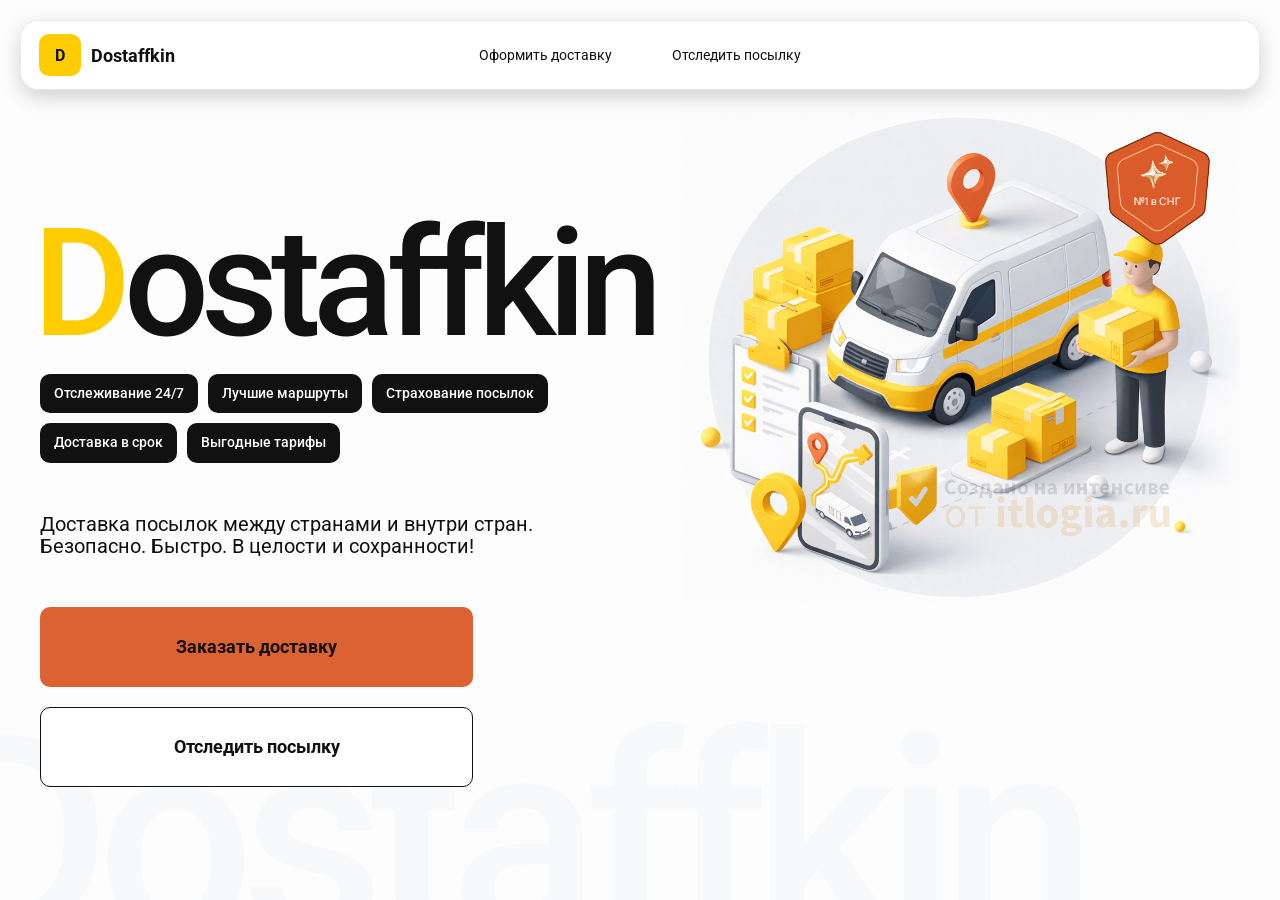
<file: index.html>
<!doctype html>
<html lang="ru">

<head>
    <meta charset="utf-8" />
    <meta name="viewport" content="width=device-width,initial-scale=1,maximum-scale=1,user-scalable=0" />
    <title>Dostaffkin — Доставка посылок между странами и внутри стран. Безопасно. Быстро. В целости и сохранности!
    </title>

    <link href="styles/base.css" rel="stylesheet" />
    <link href="styles/base_adaptive.css" rel="stylesheet" />
    <link href="styles/index.css" rel="stylesheet" />
    <link href="styles/index_adaptive.css" rel="stylesheet" />
</head>

<body>

    <div class="container">
        <header class="header">
            <a class="header-brand" href="#">
                <div class="header-logo">D</div>
                <div class="header-title">Dostaffkin</div>
            </a>
            <nav class="header-menu">
                <a class="header-link" href="./order.html">Оформить <span>доставку</span></a>
                <a class="header-link" href="./track.html">Отследить <span>посылку</span></a>
            </nav>
        </header>
        <main class="main">
            <section class="main-info">
                <div class="main-title">
                    <span>D</span>ostaffkin
                </div>
                <div class="main-features">
                    <div class="main-feature">Отслеживание 24/7</div>
                    <div class="main-feature">Лучшие маршруты</div>
                    <div class="main-feature">Страхование посылок</div>
                    <div class="main-feature">Доставка в срок</div>
                    <div class="main-feature">Выгодные тарифы</div>
                </div>
                <div class="main-description">
                    Доставка посылок между странами и внутри стран.
                    Безопасно. Быстро. В целости и сохранности!
                </div>
                <div class="main-actions">
                    <a class="button" type="button" href="./order.html">Заказать доставку</a>
                    <a class="button button-white" type="button" href="./track.html">Отследить посылку</a>
                </div>


            </section>
            <div class="main-title-ghost">Dostaffkin</div>
            <section class="main-image">
                <img src="images/main-image.png" alt="Main image" />
            </section>
        </main>
    </div>
</body>

</html>
</file>
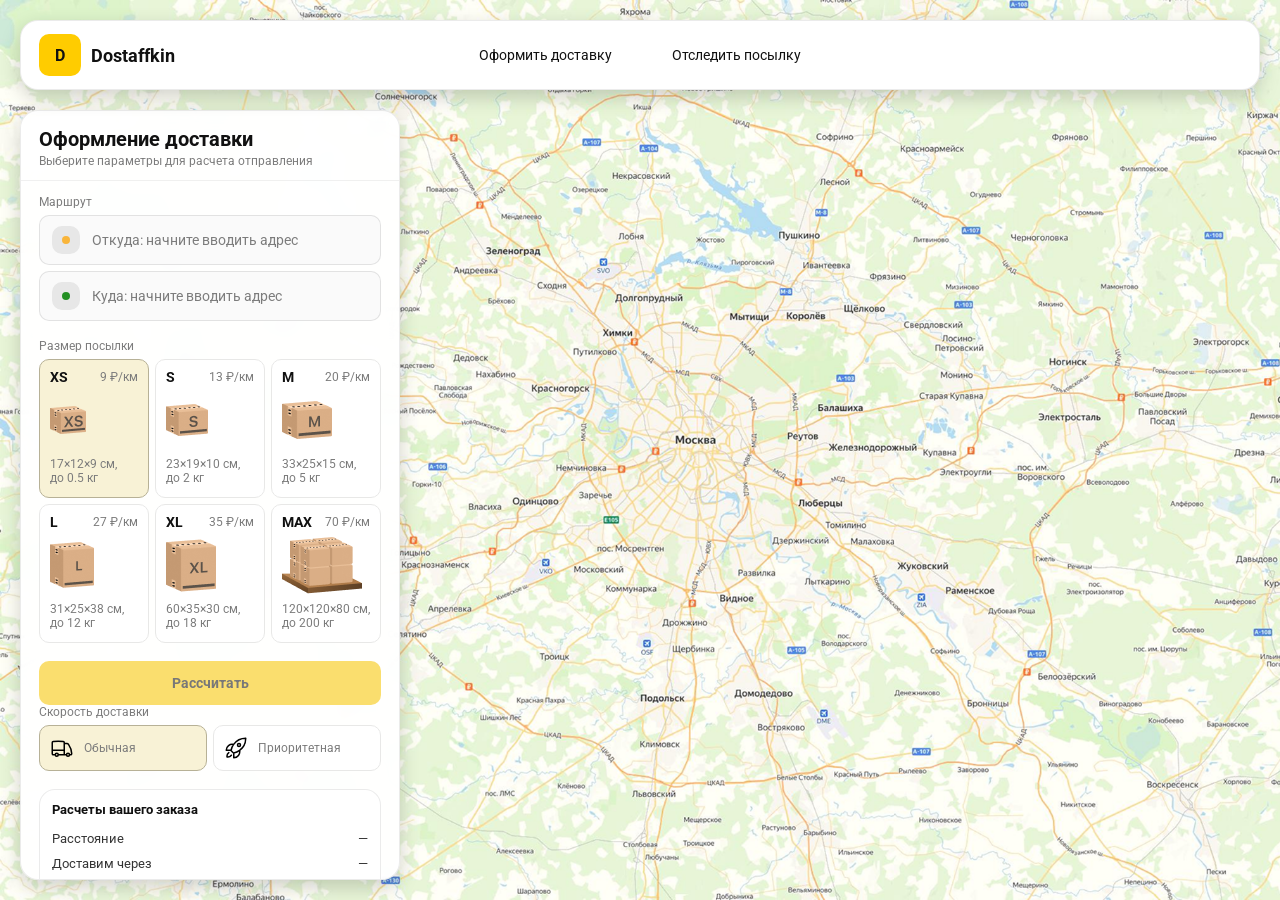
<file: order.html>
<!doctype html>
<html lang="ru">

<head>
    <meta charset="utf-8" />
    <meta name="viewport" content="width=device-width,initial-scale=1,maximum-scale=1,user-scalable=0" />
    <title>Оформление доставки</title>

    <link rel="stylesheet" href="styles/base.css" />
    <link rel="stylesheet" href="styles/base_adaptive.css" />

    <link rel="stylesheet" href="styles/order.css" />
    <link rel="stylesheet" href="styles/order_adaptive.css" />
</head>

<body>
    <div id="map"></div>

    <header class="header">
        <a class="header-brand" href="./index.html">
            <div class="header-logo">D</div>
            <div class="header-title">Dostaffkin</div>
        </a>
        <nav class="header-menu">
            <a class="header-link" href="#">Оформить <span>доставку</span></a>
            <a class="header-link" href="./track.html">Отследить <span>посылку</span></a>
        </nav>
    </header>

    <aside class="main" id="sidebar">
        <div class="main-header">
            <div class="main-title">Оформление доставки</div>
            <div class="main-text">Выберите параметры для расчета отправления</div>
        </div>
        <div class="main-content">
            <div class="main-route">
                <div class="main-block-title">Маршрут</div>
                <div class="main-fields">
                    <div class="main-field" id="fromField">
                        <div class="main-pin"></div>
                        <input id="from" placeholder="Откуда: начните вводить адрес" autocomplete="off" />
                        <div class="main-ac" id="fromAc" role="listbox" aria-label="Подсказки адресов"></div>
                    </div>

                    <div class="main-field" id="toField">
                        <div class="main-pin"></div>
                        <input id="to" placeholder="Куда: начните вводить адрес" autocomplete="off" />
                        <div class="main-ac" id="toAc" role="listbox" aria-label="Подсказки адресов"></div>
                    </div>
                </div>
            </div>
            <div class="main-package">
                <div class="main-block-title">Размер посылки</div>

                <div class="main-sizes">
                    <div class="main-size-card is-active" data-value="xs">
                        <div class="main-size-top">
                            <div class="main-size-label">XS</div>
                            <div class="main-size-rate">9 ₽/км</div>
                        </div>
                        <div class="main-size-media">
                            <img src="images/sizes/xs.png" alt="Короб XS" />
                        </div>
                        <div class="main-size-description">17×12×9 см,<br>до 0.5 кг</div>
                    </div>

                    <div class="main-size-card" data-value="s">
                        <div class="main-size-top">
                            <div class="main-size-label">S</div>
                            <div class="main-size-rate">13 ₽/км</div>
                        </div>
                        <div class="main-size-media">
                            <img src="images/sizes/s.png" alt="Короб S" />
                        </div>
                        <div class="main-size-description">23×19×10 см,<br>до 2 кг</div>
                    </div>

                    <div class="main-size-card" data-value="m">
                        <div class="main-size-top">
                            <div class="main-size-label">M</div>
                            <div class="main-size-rate">20 ₽/км</div>
                        </div>
                        <div class="main-size-media">
                            <img src="images/sizes/m.png" alt="Короб M" />
                        </div>
                        <div class="main-size-description">33×25×15 см,<br>до 5 кг</div>
                    </div>

                    <div class="main-size-card" data-value="l">
                        <div class="main-size-top">
                            <div class="main-size-label">L</div>
                            <div class="main-size-rate">27 ₽/км</div>
                        </div>
                        <div class="main-size-media">
                            <img src="images/sizes/l.png" alt="Короб L" />
                        </div>
                        <div class="main-size-description">31×25×38 см,<br>до 12 кг</div>
                    </div>

                    <div class="main-size-card" data-value="xl">
                        <div class="main-size-top">
                            <div class="main-size-label">XL</div>
                            <div class="main-size-rate">35 ₽/км</div>
                        </div>
                        <div class="main-size-media">
                            <img src="images/sizes/xl.png" alt="Короб XL" />
                        </div>
                        <div class="main-size-description">60×35×30 см,<br>до 18 кг</div>
                    </div>

                    <div class="main-size-card" data-value="max">
                        <div class="main-size-top">
                            <div class="main-size-label">MAX</div>
                            <div class="main-size-rate">70 ₽/км</div>
                        </div>
                        <div class="main-size-media main-size-media-palleta">
                            <img src="images/sizes/max.png" alt="Паллета" />
                        </div>
                        <div class="main-size-description">120×120×80 см,<br>до 200 кг</div>
                    </div>
                </div>
            </div>
            <div class="main-calculate-block">
                <button id="calc" class="button calculate-button" type="button" disabled>Рассчитать</button>
                <div class="main-speed">
                    <div class="main-block-title">Скорость доставки</div>

                    <div class="main-speeds">
                        <div class="main-speed-card is-active" data-value="regular">
                            <img class="main-speed-media" src="images/icons/regular.svg" alt="Regular" />
                            <div class="main-speed-description">Обычная</div>
                        </div>
                        <div class="main-speed-card" data-value="fast">
                            <img class="main-speed-media" src="images/icons/fast.svg" alt="Fast" />
                            <div class="main-speed-description">Приоритетная</div>
                        </div>

                    </div>
                </div>


            </div>
            <div class="main-result" id="result">
                <div class="main-result-title">Расчеты вашего заказа</div>
                <div class="main-result-lines">
                    <div class="main-result-line"><span>Расстояние</span><span id="distanceValue">—</span></div>
                    <div class="main-result-line"><span>Доставим через</span><span id="durationValue">—</span></div>
                    <div class="main-result-line"><span>Тариф</span><span id="rateValue">—</span></div>
                </div>
                <div class="main-price">
                    <div class="main-price-label">Итого</div>
                    <div class="main-price-value" id="totalValue">—</div>
                </div>
            </div>
            <div class="main-order-box">
                <div class="main-order-form" id="orderForm">
                    <div class="main-order-title">Оформление доставки</div>
                    <div class="main-block-info-row">
                        <div class="main-block-title">Контакты</div>
                        <div class="order-fields">
                            <div class="main-field">
                                <input id="customerName" placeholder="Ваше имя" autocomplete="off" />
                            </div>
                            <div class="main-field">
                                <input id="customerPhone" placeholder="Ваш телефон" autocomplete="off"
                                    inputmode="tel" />
                            </div>
                        </div>
                    </div>
                    <div class="main-block-info-row extra-info">
                        <div class="main-block-title">Дополнительная информация</div>
                        <div class="main-field textarea">
                            <textarea id="comment" placeholder="Детали доставки и комментарии"></textarea>
                        </div>
                    </div>
                    <button id="submit" class="button main-submit-request" type="button" disabled>Отправить
                        заявку
                    </button>
                </div>

                <div class="main-order-success" id="orderSuccess">
                    <div class="main-success-icon">✓</div>
                    <div class="main-success-title">Заявка отправлена!</div>
                    <div class="main-success-title">Номер отправления – <span id="orderId"></span></div>
                    <div class="main-success-subtitle">Мы скоро свяжемся с вами</div>
                </div>
            </div>
        </div>
    </aside>

</body>

</html>
</file>
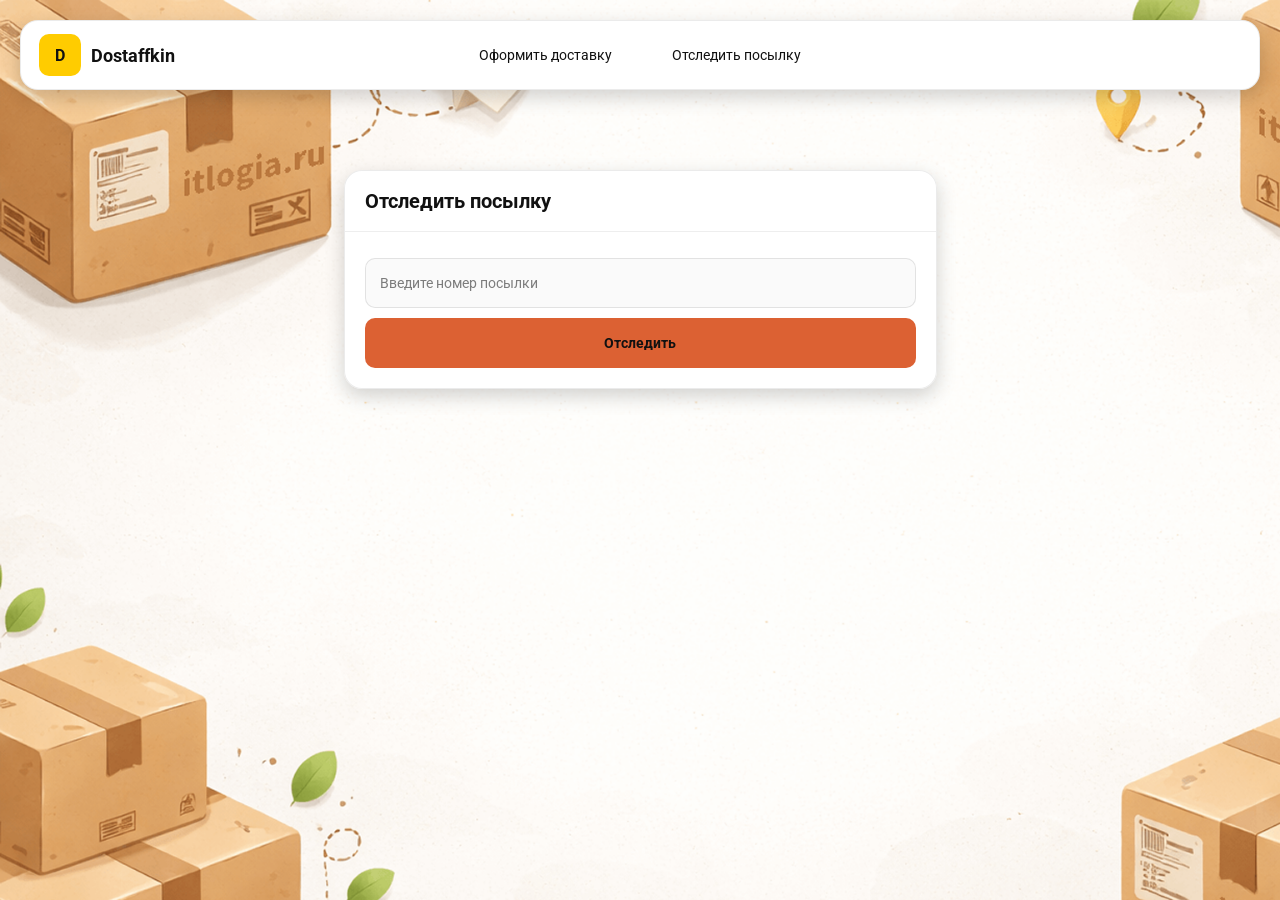
<file: track.html>
<!doctype html>
<html lang="ru">

<head>
    <meta charset="utf-8" />
    <meta name="viewport" content="width=device-width,initial-scale=1,maximum-scale=1,user-scalable=0" />
    <title>Отследить посылку</title>
    <link rel="stylesheet" href="styles/base.css" />
    <link rel="stylesheet" href="styles/base_adaptive.css" />

    <link rel="stylesheet" href="styles/track.css" />
    <link rel="stylesheet" href="styles/track_adaptive.css" />
</head>

<body>
    <div class="container">
        <header class="header">
            <a class="header-brand" href="./index.html">
                <div class="header-logo">D</div>
                <div class="header-title">Dostaffkin</div>
            </a>
            <nav class="header-menu">
                <a class="header-link" href="./order.html">Оформить <span>доставку</span></a>
                <a class="header-link" href="#">Отследить <span>посылку</span></a>
            </nav>
        </header>
        <main class="track-content">
            <section class="track-card track-search">
                <div class="track-title">Отследить посылку</div>
                <div class="track-action">
                    <div class="main-field track-field">
                        <input id="trackNumber" placeholder="Введите номер посылки" autocomplete="off" />
                    </div>
                    <button id="trackButton" class="button track-button" type="button">Отследить</button>
                </div>
            </section>
            <section class="track-card track-result" id="trackResult">
                <div class="track-result-header">
                    <div class="track-id" id="trackIdValue"></div>
                    <div class="track-routes">
                        <div class="track-route">
                            <div class="track-route-pin">
                                <svg xmlns="http://www.w3.org/2000/svg" fill="none" viewBox="0 0 24 24"
                                    stroke-width="1.5" stroke="orange" class="size-6">
                                    <path stroke-linecap="round" stroke-linejoin="round"
                                        d="M15 10.5a3 3 0 1 1-6 0 3 3 0 0 1 6 0Z" />
                                    <path stroke-linecap="round" stroke-linejoin="round"
                                        d="M19.5 10.5c0 7.142-7.5 11.25-7.5 11.25S4.5 17.642 4.5 10.5a7.5 7.5 0 1 1 15 0Z" />
                                </svg>
                            </div>
                            <div class="track-route-address" id="trackFromValue">
                                Откуда: Москва, улица Арбат, 1
                            </div>
                        </div>
                        <div class="track-route track-route-arrow">
                            <svg xmlns="http://www.w3.org/2000/svg" fill="none" viewBox="0 0 24 24" stroke-width="1.5"
                                stroke="currentColor" class="size-6">
                                <path stroke-linecap="round" stroke-linejoin="round"
                                    d="M19.5 13.5 12 21m0 0-7.5-7.5M12 21V3" />
                            </svg>
                        </div>
                        <div class="track-route">
                            <div class="track-route-pin">
                                <svg xmlns="http://www.w3.org/2000/svg" fill="none" viewBox="0 0 24 24"
                                    stroke-width="1.5" stroke="green" class="size-6">
                                    <path stroke-linecap="round" stroke-linejoin="round"
                                        d="M15 10.5a3 3 0 1 1-6 0 3 3 0 0 1 6 0Z" />
                                    <path stroke-linecap="round" stroke-linejoin="round"
                                        d="M19.5 10.5c0 7.142-7.5 11.25-7.5 11.25S4.5 17.642 4.5 10.5a7.5 7.5 0 1 1 15 0Z" />
                                </svg>
                            </div>
                            <div class="track-route-address" id="trackToValue">
                                Куда: Минск, проспект Независимости, 58
                            </div>
                        </div>
                    </div>
                </div>
                <div class="track-info">
                    <div class="track-status-title">Статус данной посылки:</div>
                    <div class="track-status-list" id="trackStatusList">


                        <div class="track-status created">
                            <img src="images/icons/created.svg" class="track-status-icon" alt="Created">
                            <div class="track-status-text">
                                <div class="track-status-text-state">Создан</div>
                                <div class="track-status-text-date">10.01.2026</div>
                            </div>
                        </div>

                        <div class="track-status in-way">
                            <img src="images/icons/in-way.svg" class="track-status-icon" alt="In way">
                            <div class="track-status-text">
                                <div class="track-status-text-state">В пути: Москва</div>
                                <div class="track-status-text-date">18.01.2026</div>
                            </div>
                        </div>

                        <div class="track-status ready">
                            <img src="images/icons/ready.svg" class="track-status-icon" alt="Ready">
                            <div class="track-status-text">
                                <div class="track-status-text-state">Готов к выдаче</div>
                                <div class="track-status-text-date">25.01.2026</div>
                            </div>
                        </div>

                        <div class="track-status done">
                            <img src="images/icons/done.svg" class="track-status-icon" alt="Done">
                            <div class="track-status-text">
                                <div class="track-status-text-state">Вручен</div>
                                <div class="track-status-text-date">27.01.2026</div>
                            </div>
                        </div>

                    </div>
                </div>
            </section>


        </main>
    </div>




</body>

</html>
</file>
<file: styles/base.css>
*, *::before, *::after {
    box-sizing: border-box;
}
@font-face {
    font-family: "Roboto";
    src: url("../fonts/Roboto-Regular.ttf");
    font-weight: normal;
}

@font-face {
    font-family: "Roboto";
    src: url("../fonts/Roboto-Bold.ttf");
    font-weight: bold;
}

@font-face {
    font-family: "Roboto";
    src: url("../fonts/Roboto-Medium.ttf");
    font-weight: 500;
}


html, body {
    margin: 0;
    color: #111111;
    font-family: "Roboto", sans-serif;
}

body {
    background: #FDFDFD;
}

.header {
    border-radius: 18px;
    box-shadow: 0 7px 20px 0 #0000002E;
    backdrop-filter: blur(10px);
    background: #ffffff;
    left: 20px;
    border: 1px solid rgba(0, 0, 0, 0.08);
    position: fixed;
    right: 20px;
    top: 20px;
    padding: 14px 18px;
    height: 70px;
    display: flex;
    align-items: center;
    z-index: 6;
}



.header-brand {
    display: flex;
    align-items: center;
    text-decoration: none;
    gap: 10px;
}

.header-logo {
    width: 42px;
    height: 42px;
    border-radius: 10px;
    background: #FFCC00;
    display: grid;
    place-items: center;
    font-weight: bold;
    color: #111;
}

.header-title {
    font-size: 18px;
    font-weight: bold;
    color: #111111;
    text-decoration: none;
}

.header-menu {
    display: flex;
    align-items: center;
    gap: 60px;
    margin: 0;
    position: absolute;
    left: 50%;
    transform: translateX(-50%);
}

.header-link {
    font-size: 14px;
    color: #111111;
    text-decoration: none;
}

.button {
    border: 0;
    outline: none;
    height: 44px;
    border-radius: 10px;
    font-size: 14px;
    font-weight: bold;
    cursor: pointer;
    font-family: inherit;
    transition: transform .08s ease, opacity .12s ease;
    background:  #DC6133;
    color: #111111;
    text-align: center;
    text-decoration: none;
}

.button:hover {
    background-color: #E5BC19;
}

.button:disabled {
    cursor: not-allowed;
    background-color: #FADE6E;
    color: #787878;
    transform: none;
}

.button.button-white {
    background: #ffffff;
    border: 1px solid #111111;
}

.button.button-white:hover {
    background: rgb(241 241 241);
}

.main-field {
    display: flex;
    align-items: center;
    margin-top: 6px;
    gap: 10px;
    border: 1px solid #1111111A;
    background: #FAFAFA;
    border-radius: 10px;
    padding: 10px 12px;
    position: relative;
    box-sizing: border-box;
    height: 50px;
}

.main-field.textarea {
    height: auto;
}

.main-pin {
    width: 28px;
    height: 28px;
    border-radius: 10px;
    background: rgba(17, 17, 17, 0.08);
    display: grid;
    place-items: center;
    flex: 0 0 auto;
    position: relative;
}

.main-pin::before {
    content: "";
    width: 8px;
    height: 8px;
    border-radius: 999px;
    background: orange;
    opacity: .75;
    display: block;
}

.main-field:last-child .main-pin::before {
    background: green;
    opacity: .85;
}

input, textarea {
    width: 100%;
    border: 0;
    outline: none;
    background: transparent;
    font-size: 14px;
    color: #111111;
    font-family: inherit;
}

textarea {
    resize: vertical;
    min-height: 72px;
    padding: 2px 0;
}

input::placeholder, textarea::placeholder {
    color: #7C7C7C;
}

.main-field:focus-within {
    border-color: rgba(0, 0, 0, 0.20);
    box-shadow: 0 0 0 4px rgba(255, 204, 0, 0.35);
    background: rgba(255, 255, 255, 0.75);
}
</file>
<file: styles/base_adaptive.css>
@media (max-width: 767px) {
    .header {
        left: 10px;
        right: 10px;
        top: 10px;
    }

    .header-link span {
        display: none;
    }

    .header-menu {
        gap: 20px;
        justify-content: flex-start;
        margin: 0 0 0 30px;
        position: static;
        transform: none;
    }
}

@media (max-width: 420px) {
    .header-title {
        display: none;
    }
}

@media (max-width: 374px) {
    .header-menu {
        gap: 10px;
        margin: 0 0 0 10px;
    }
}
</file>
<file: styles/index.css>
.container {
    overflow: hidden;
    min-height: 100vh;
}

.main {
    padding: 111px 40px 40px;
    position: relative;
    display: flex;
}
.main-info {
    max-width: 840px;
    width: 100%;
    position: relative;
}

.main-title {
    margin-top: 98px;
    font-weight: 500;
    font-size: 200px;
    line-height: 1;
    letter-spacing: -0.05em;
    color: #111111;
    left: -15px;
    position: relative;
}

.main-title span {
    color: #ffcc00;
}

.main-features {
    margin-top: 15px;
    display: flex;
    flex-wrap: wrap;
    gap: 10px;
}

.main-feature {
    background: #111111;
    color: #ffffff;
    padding: 12px 14px;
    font-weight: 500;
    font-size: 14px;
    line-height: 1.1;
    border-radius: 10px;
}

.main-description {
    margin-top: 50px;
    max-width: 500px;
    font-size: 20px;
    line-height: 1.1;
    color: #111111;
}
.main-actions {
    margin-top: 50px;
    display: flex;
    flex-direction: column;
    gap: 20px;
}

.main-actions .button {
    height: 80px;
    width: 433px;
    font-size: 18px;
    font-weight: bold;
    place-items: center;
    display: grid;
}
.main-title-ghost {
    position: absolute;
    z-index: -1;
    left: -70px;
    bottom: -150px;
    font-weight: 500;
    font-size: 278px;
    line-height: 1;
    letter-spacing: -0.05em;
    color: #ECEDF04D;
}
.main-image {
    width: 1024px;
    top: 100px;
    z-index: -2;
}

.main-image img {
    width: 100%;
    max-width: 1024px;
    height: auto;
    display: block;
}
</file>
<file: styles/index_adaptive.css>
@media (max-width: 1760px) {
    .main-title {
        font-size: 150px;
        left: -7px;
    }

    .main-info {
        max-width: 640px;
    }
}

@media (max-width: 1200px) {
    .main-info {
        max-width: 540px;
    }

    .main {
        padding: 111px 20px 20px;
    }

    .main-title {
        font-size: 120px;
        left: -4px;
    }

    .main-title-ghost {
        font-size: 220px;
    }
}

@media (max-width: 1024px) {
    .main-title {
        margin-top: 30px;
    }

    .main {
        flex-direction: column-reverse;
    }

    .main-image {
        max-width: 350px;
        position: absolute;
        left: 370px;
        top: 370px;
    }

    .main-info {
        max-width: 100%;
    }

    .main-actions {
        gap: 10px;
    }

    .main-actions .button {
        height: 50px;
        font-size: 14px;
        width: auto;
        max-width: 300px;
    }

    .main-description {
        max-width: 350px;
    }
}

@media (max-width: 570px) {
    .main-title {
        font-size: 88px;
    }

    .main-description {
        max-width: 100%
    }

    .main-actions {
       width: 100%;
    }

    .main-actions .button {
        width: 100%;
        max-width: 100%
    }

    .main-image {
        max-width: 650px;
        position: absolute;
        left: 170px;
        top: 70px;
        opacity: 0.2;
    }
}

@media (max-width: 400px) {
    .main-title {
        font-size: 70px;
    }
}
</file>
<file: styles/order.css>
#map {
    background-image: url("../images/order-bg.png");
    background-size: cover;
    position: fixed;
    inset: 0;
}

.main {
    border-radius: 18px;
    box-shadow: 0 7px 20px 0 #0000002E;
    backdrop-filter: blur(10px);
    background: rgba(255, 255, 255, 0.96);
    left: 20px;
    border: 1px solid rgba(0, 0, 0, 0.08);
    position: fixed;
    top: 110px;
    bottom: 20px;
    width: 380px;
    display: flex;
    flex-direction: column;
    overflow: hidden;
    z-index: 5;
}

.main-header {
    padding: 18px 18px 12px 18px;
    border-bottom: 1px solid rgba(0, 0, 0, 0.06);
    display: flex;
    flex-direction: column;
}

.main-title {
    font-size: 20px;
    line-height: 100%;
    font-weight: bold;
}

.main-text {
    font-size: 12px;
    margin-top: 5px;
    color: #7C7C7C;
}
.main-content {
    padding: 14px 18px 18px 18px;
    overflow: auto;
    scrollbar-width: none;
    display: flex;
    flex-direction: column;
    gap: 18px;
    flex: 1;
}
.main-block-title {
    font-size: 12px;
    color: #7C7C7C;
}

.main-route .main-block-title,
.main-package .main-block-title {
    margin-bottom: 6px;
}

.main-sizes {
    display: grid;
    gap: 6px;
    grid-template-columns: repeat(3, 1fr);
}

.main-size-card {
    border: 1px solid #E8E8E7;
    background: #FFFFFF;
    border-radius: 10px;
    padding: 10px;
    cursor: pointer;
    user-select: none;
    transition: transform .08s ease, border-color .12s ease, background .12s ease;
    min-height: 139px;
}

.main-size-card:hover {
    transform: translateY(-1px);
}

.main-size-card.is-active {
    background-color: #F8F2D6;
    border-color: #B7B196;
}

.main-size-top {
    display: flex;
    align-items: center;
    justify-content: space-between;
}

.main-size-label {
    font-weight: bold;
    font-size: 14px;
    color: #111111;
    line-height: 100%;
}

.main-size-rate {
    font-size: 12px;
    color: #7C7C7C;
    line-height: 100%;
}

.main-size-media {
    margin-top: 8px;
    height: 57px;
}

.main-size-description {
    margin-top: 8px;
    font-size: 12px;
    color: #7C7C7C;
    line-height: 1.2;
}
.calculate-button {
    width: 100%;
}

.main-result {
    border: 1px solid rgba(0, 0, 0, 0.08);
    background: rgba(255, 255, 255, 0.75);
    border-radius: 16px;
    padding: 12px;
    line-height: 1.25;
}

.main-result-title {
    font-weight: bold;
    font-size: 13px;
    color: #111111;
    margin-bottom: 13px;
}

.main-result-lines {
    gap: 8px;
    display: flex;
    flex-direction: column;
}

.main-result-line {
    font-size: 13px;
    color: rgba(17, 17, 17, 0.85);
    display: flex;
    justify-content: space-between;
}

.main-price {
    margin-top: 18px;
    padding-top: 10px;
    border-top: 1px dashed rgba(0, 0, 0, 0.12);
    display: flex;
    align-items: baseline;
    justify-content: space-between;
}

.main-price-label {
    font-size: 12px;
    color: rgba(17, 17, 17, 0.55);
}

.main-price-value {
    font-size: 20px;
    font-weight: bold;
    color: #111111;
    letter-spacing: -0.3px;
}

.main-order-box {
    background: #ffffff;
    border: 1px solid #E8E8E7;
    border-radius: 10px;
    padding: 12px;
}

.main-order-title {
    margin-bottom: 8px;
    font-weight: bold;
    font-size: 14px;
    color: #111111;
}

.main-block-info {
    display: flex;
    flex-direction: column;
    gap: 6px;
}

.order-fields {
    display: grid;
    grid-template-columns: 1fr 1fr;
    column-gap: 10px;
    margin-top: 6px;
}

.main-block-info-row.extra-info {
    display: block;
    margin-top: 13px;
}

.main-submit-request {
    width: 100%;
    margin-top: 6px;
}

.main-order-success {
    display: none;
    text-align: center;
    padding: 22px 12px;
    gap: 12px;
}

.main-order-success.is-visible {
    display: flex;
    flex-direction: column;
    align-items: center;
}

.main-success-icon {
    width: 56px;
    height: 56px;
    border-radius: 50%;
    background: #16a34a;
    color: #ffffff;
    display: grid;
    place-items: center;
    font-size: 30px;
}

.main-success-title {
    font-size: 14px;
    font-weight: bold;
    color: #111111;
}

.main-success-subtitle {
    font-size: 12px;
    color: rgba(17, 17, 17, 0.55);
    line-height: 1.3;
}

.main-speed .main-block-title {
    margin-bottom: 6px;
}

.main-speeds {
    display: grid;
    gap: 6px;
    grid-template-columns: repeat(2, 1fr);
}

.main-speed-card {
    border: 1px solid #E8E8E7;
    background: #FFFFFF;
    border-radius: 10px;
    padding: 10px;
    cursor: pointer;
    user-select: none;
    transition: transform .08s ease, border-color .12s ease, background .12s ease;
    display: flex;
    align-items: center;
    gap: 10px;
}

.main-speed-card:hover {
    transform: translateY(-1px);
}

.main-speed-card.is-active {
    background-color: #F8F2D6;
    border-color: #B7B196;
}

.main-speed-description {
    font-size: 12px;
    color: #7C7C7C;
    line-height: 1.2;
}
</file>
<file: styles/order_adaptive.css>
@media (max-width: 767px) {
    .main {
        left: 10px;
        right: 10px;
        top: 50%;
        bottom: 12px;
        width: auto;
        max-width: none;
    }
}

@media (max-width: 420px) {
    .main-sizes {
        grid-template-columns: repeat(2, 1fr);
    }
}
</file>
<file: styles/track.css>
.container {
    background: #F4F4F4 url("../images/track-bg.png");
    background-size: cover;
    min-height: 100vh;
    padding: 170px 0 50px 0;
}

.track-content {
    width: 593px;
    margin: 0 auto;
}

.track-card {
    width: 100%;
    border-radius: 18px;
    box-shadow: 0 7px 20px 0 #0000002E;
    backdrop-filter: blur(10px);
    background: rgba(255, 255, 255, 0.96);
    border: 1px solid rgba(0, 0, 0, 0.08);
}

.track-title {
    font-size: 20px;
    line-height: 100%;
    font-weight: bold;
    border-bottom: 1px solid #EEEEEE;
    padding: 20px;
}

.track-action {
    padding: 20px;
}

.track-button {
    width: 100%;
    height: 50px;
}

.track-field {
    margin-bottom: 10px;
}

.track-result {
    margin-top: 5px;
    display: none;
}

.track-result.is-visible {
    display: block;
}

.track-result-header {
    font-weight: bold;
    font-size: 14px;
    color: #111111;
    padding: 20px;
    border-bottom: 1px solid #EEEEEE;
}

.track-id {
    margin-bottom: 12px;
    font-size: 20px;
}

.track-routes {
    display: flex;
    flex-direction: column;
    gap: 10px;
    font-weight: normal;
}

.track-route {
    display: flex;
    align-items: center;
    gap: 10px;
}

.track-route-pin {
    width: 24px;
    height: 24px;
    flex-shrink: 0;
}

.track-route-arrow {
    padding: 15px 0;
    width: 24px;
    height: 24px;
}

.track-info {
    padding: 20px;
}

.track-status {
    display: flex;
    align-items: center;
    font-size: 12px;
    gap: 10px;
}

.track-status-title {
    font-size: 14px;
    color: #111111;
    margin-bottom: 20px;
}

.track-status-list {
    display: flex;
    flex-direction: column;
    gap: 15px;
}

.track-status-icon {
    width: 40px;
    height: 40px;
    border-radius: 50%;
    background: rgba(17, 17, 17, 0.08);
    display: grid;
    place-items: center;
    flex: 0 0 auto;
}

.track-status.created .track-status-icon {
    background-color: #F1CB00;
}

.track-status.in-way .track-status-icon {
    background-color: #F08A11;
}

.track-status.ready .track-status-icon {
    background-color: #A35D0A;
}

.track-status.done .track-status-icon {
    background-color: #37C93B;
}

.track-status-text {
    display: flex;
    align-items: center;
    justify-content: space-between;
    color: #111111;
    font-size: 12px;
    flex: 1;
}

.track-status-date {
    color: rgba(17, 17, 17, 0.55);
}
</file>
<file: styles/track_adaptive.css>
@media (max-width: 767px) {
    .container {
        padding: 130px 0 50px 0;
    }

    .track-content {
        width: 100%;
        padding-left: 10px;
        padding-right: 10px;
    }

    .track-result-header {
        padding: 20px;
    }
}
</file>
